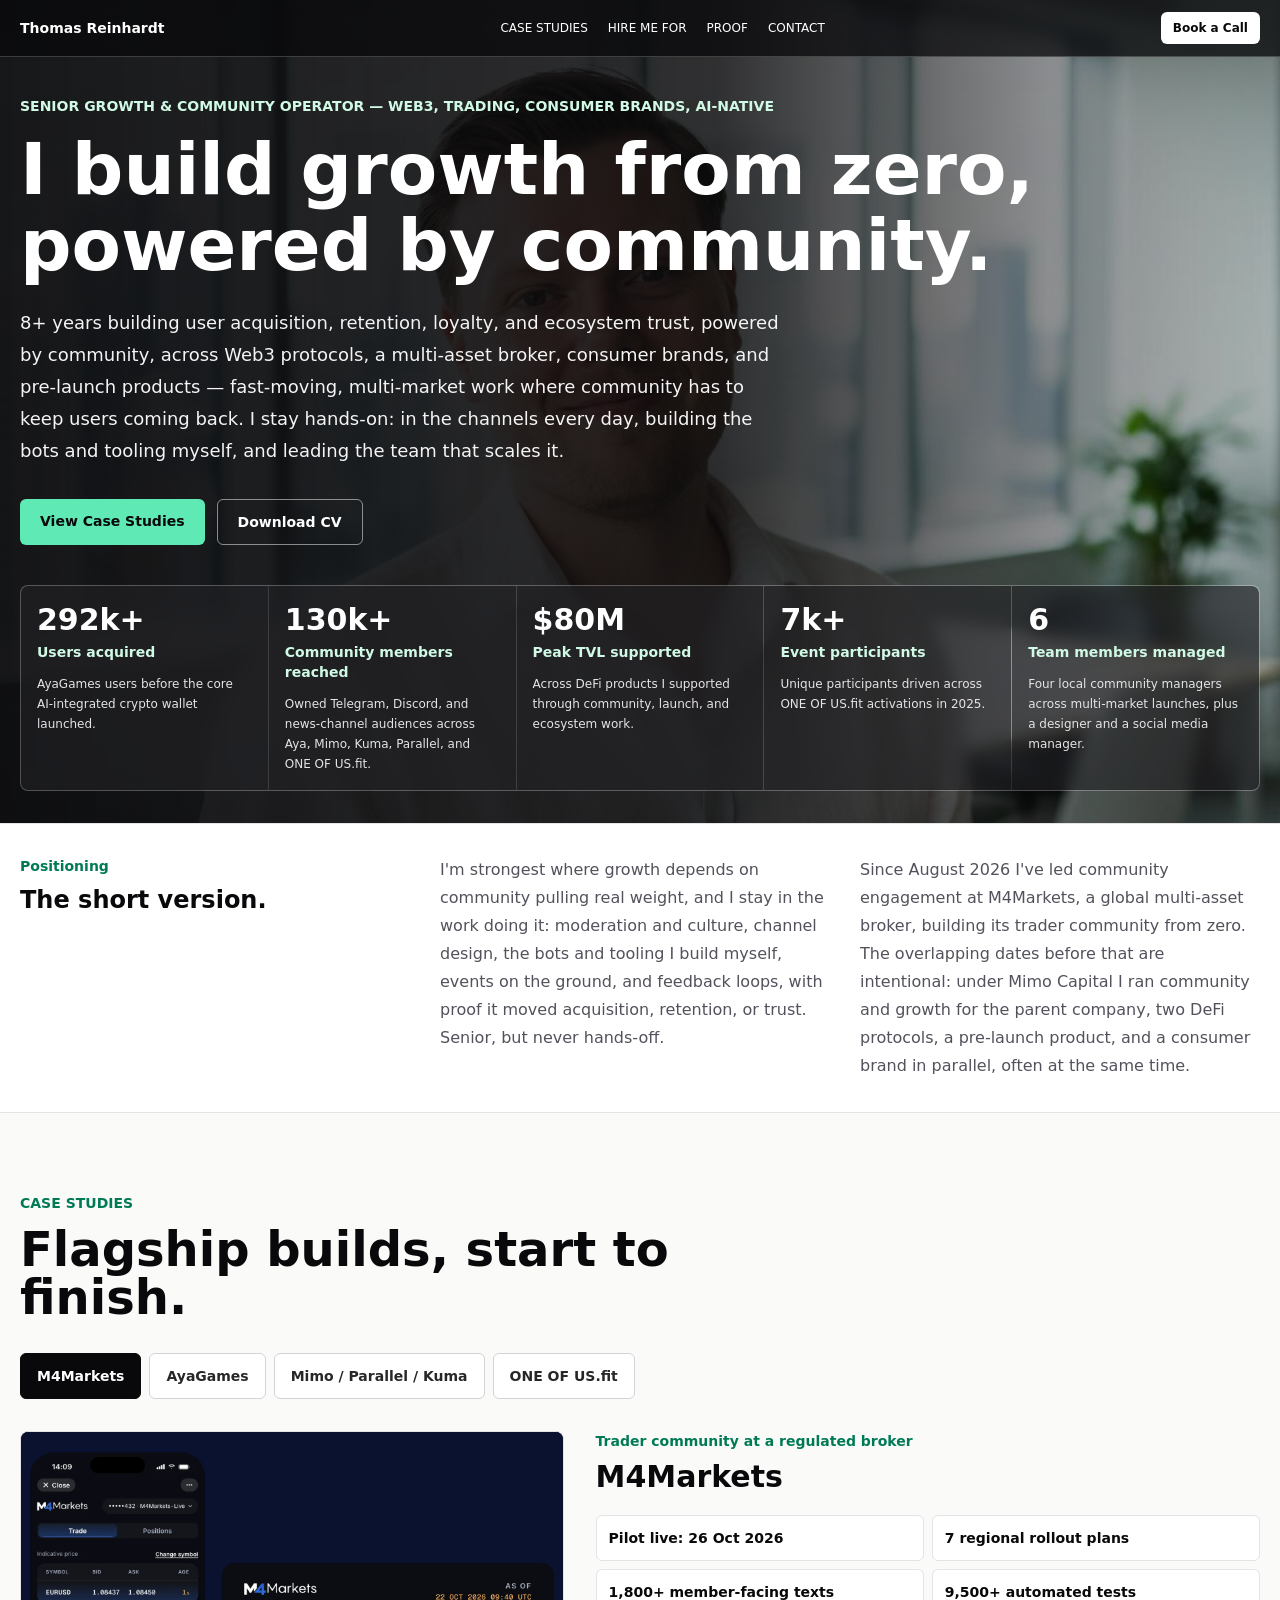
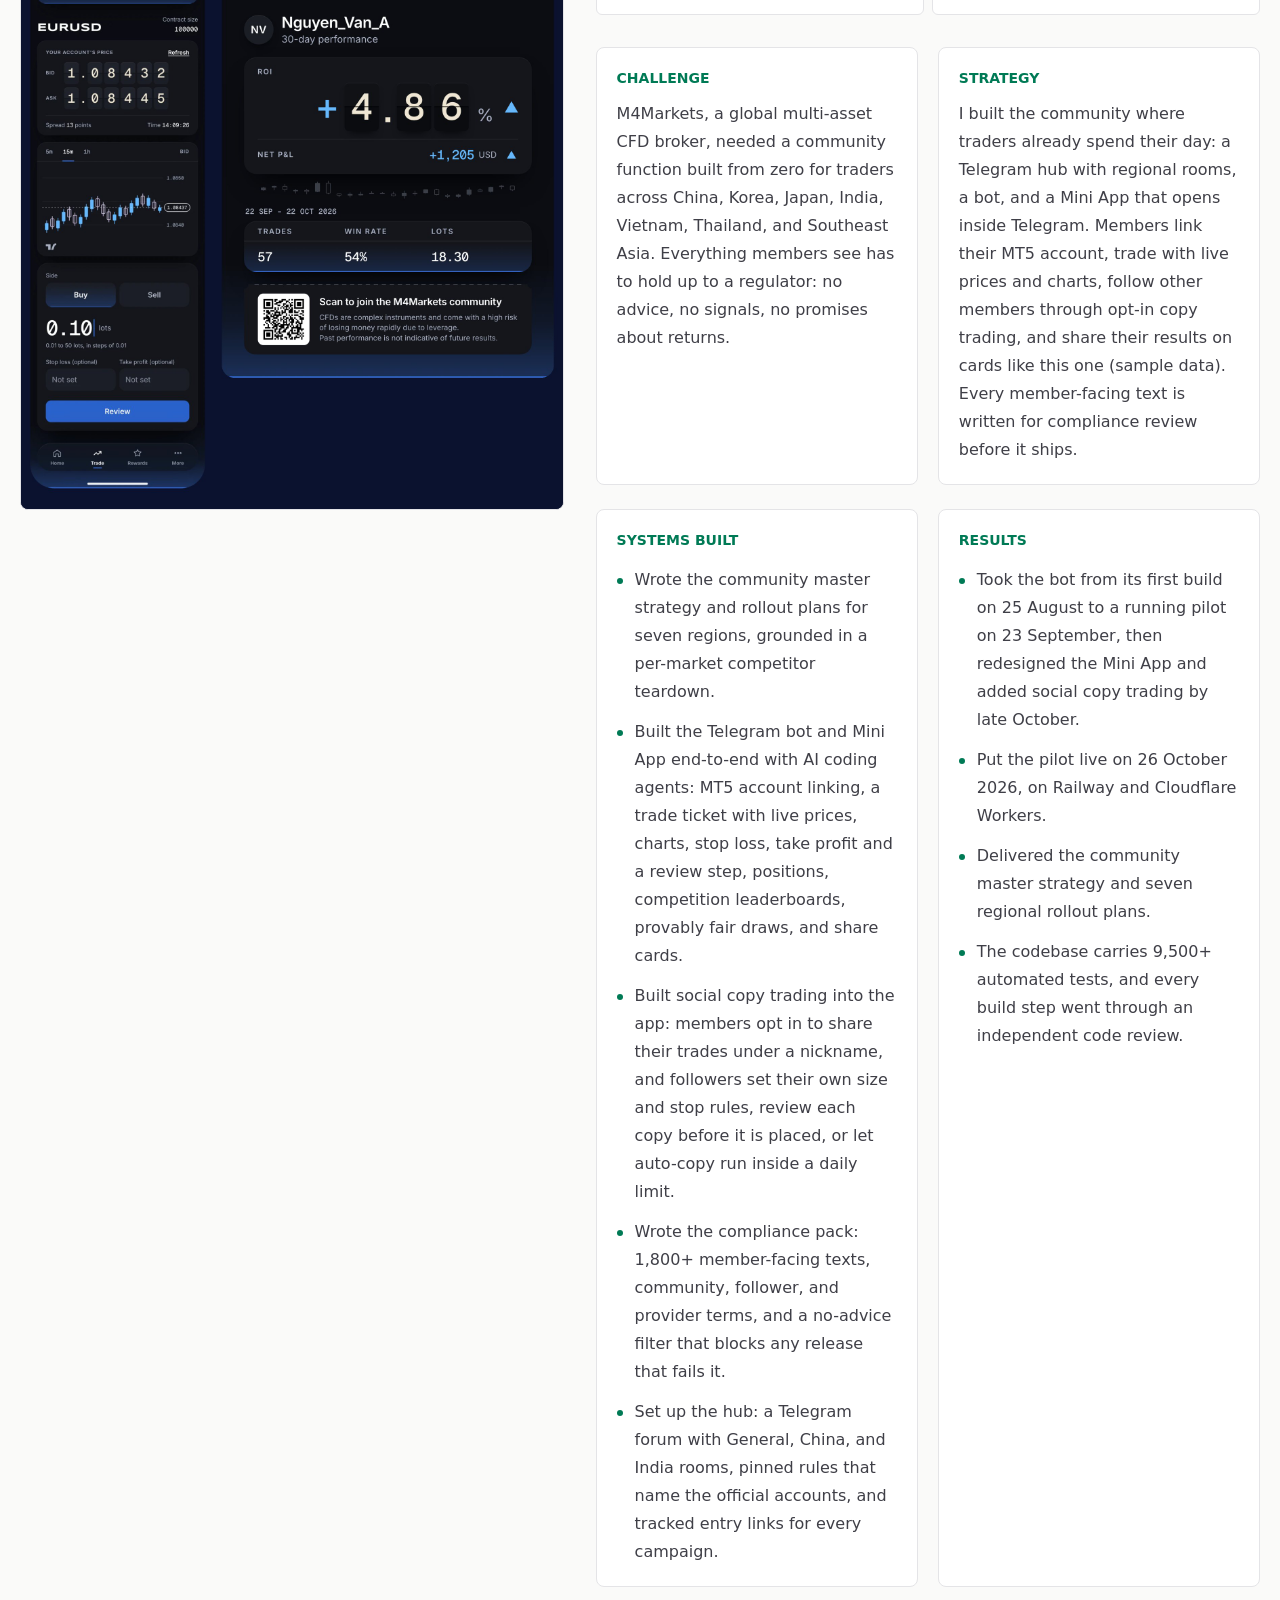
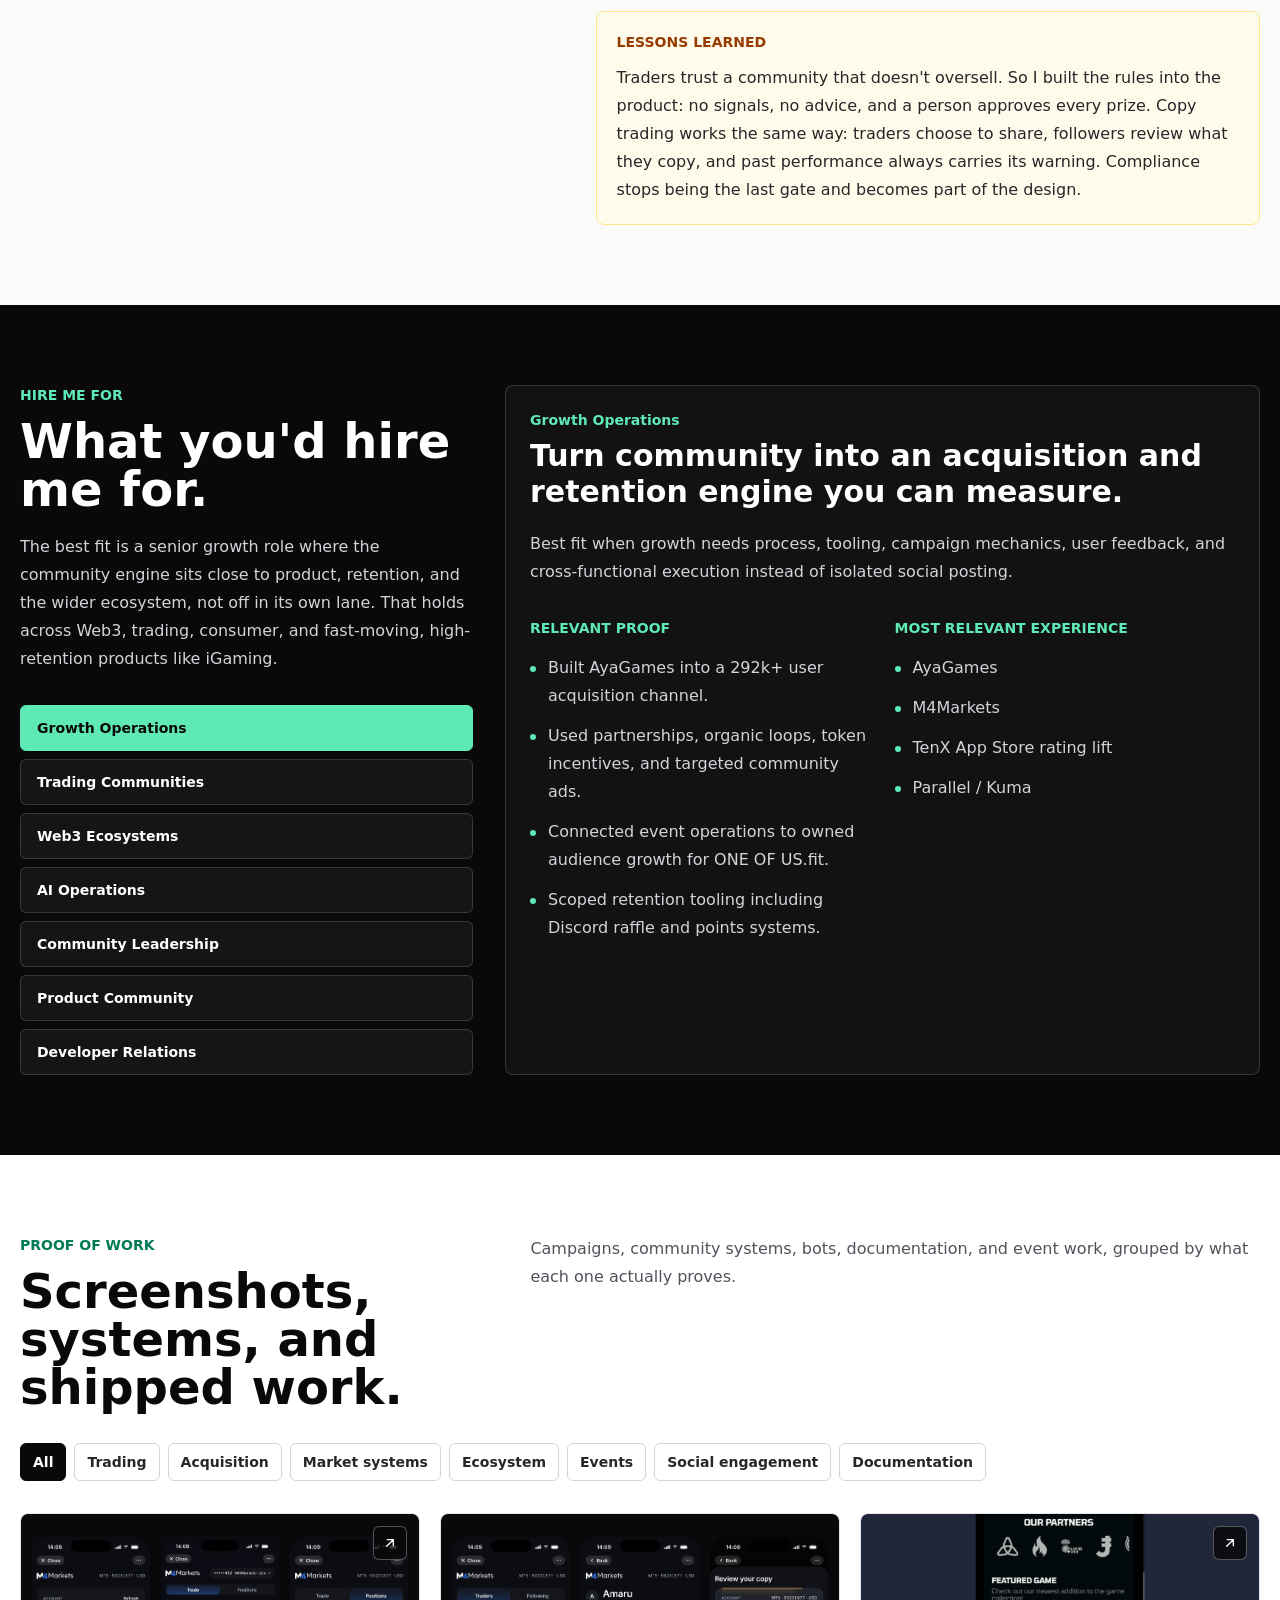
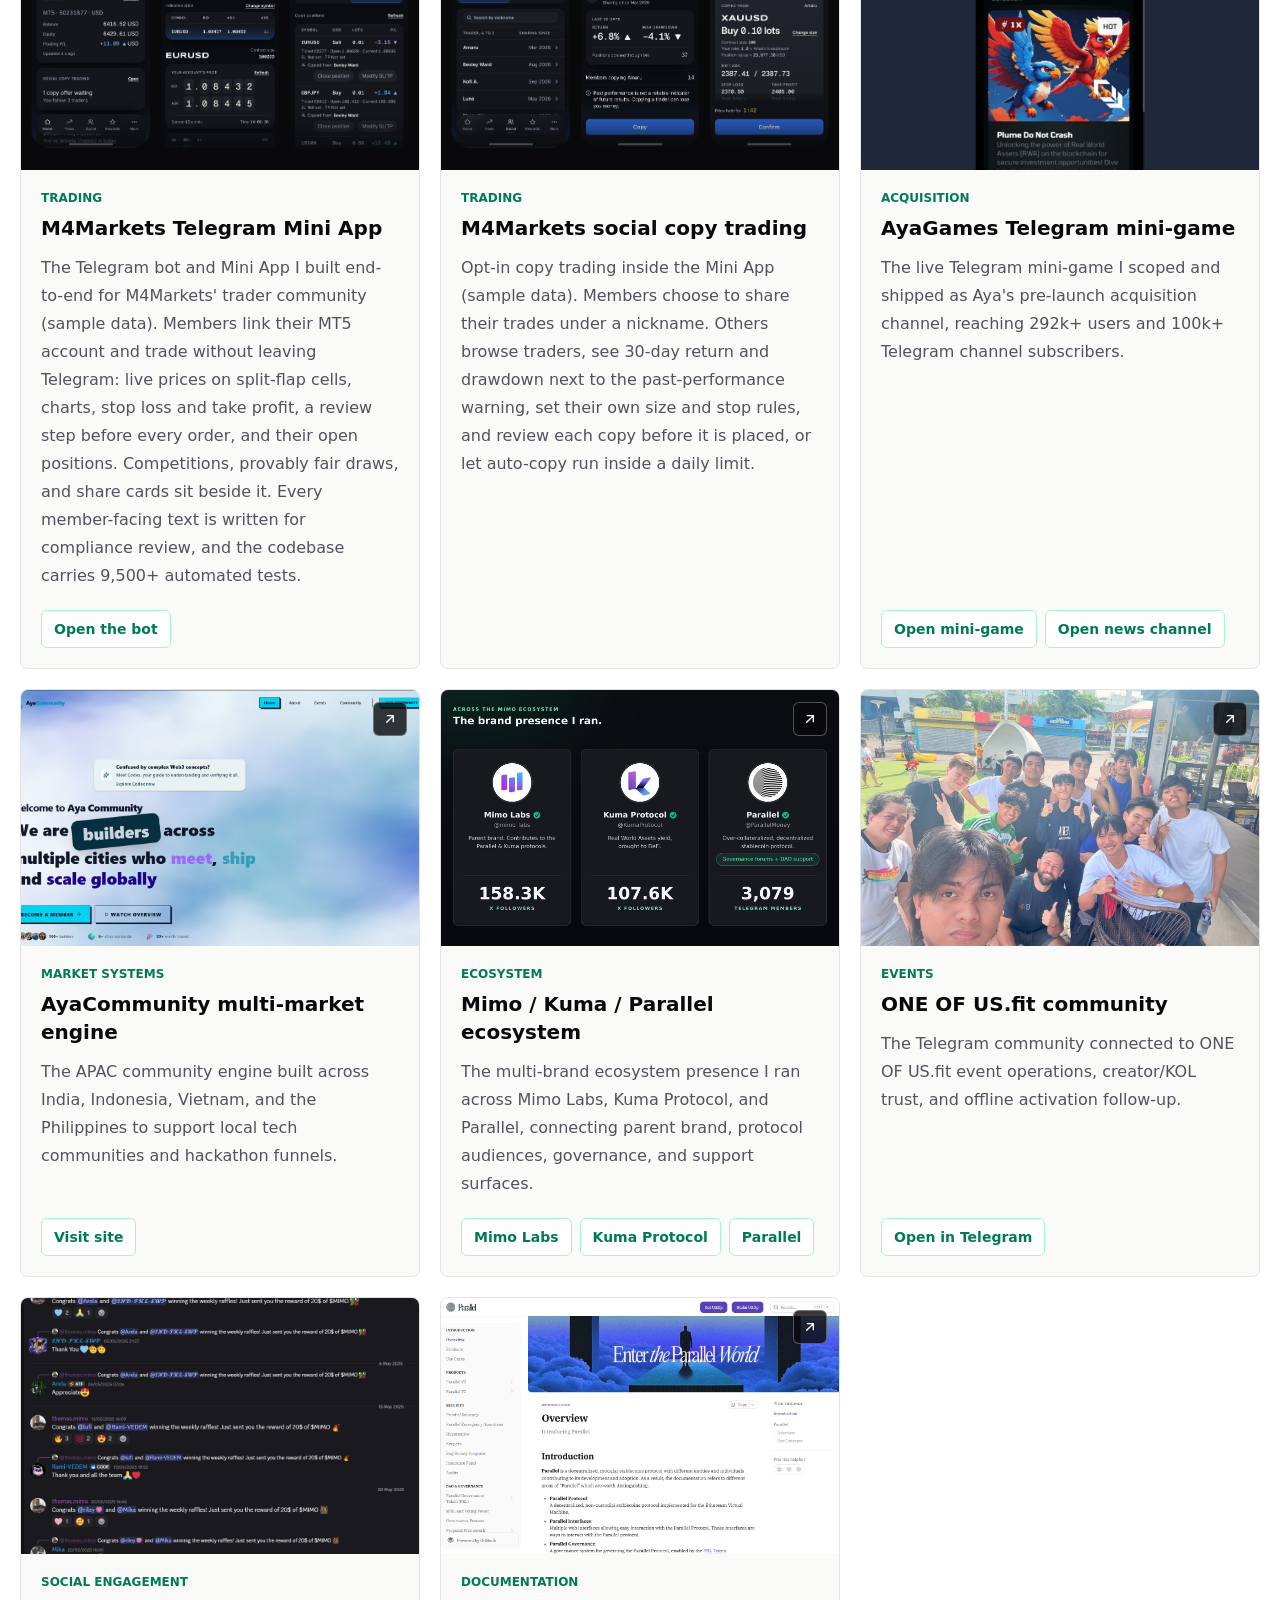
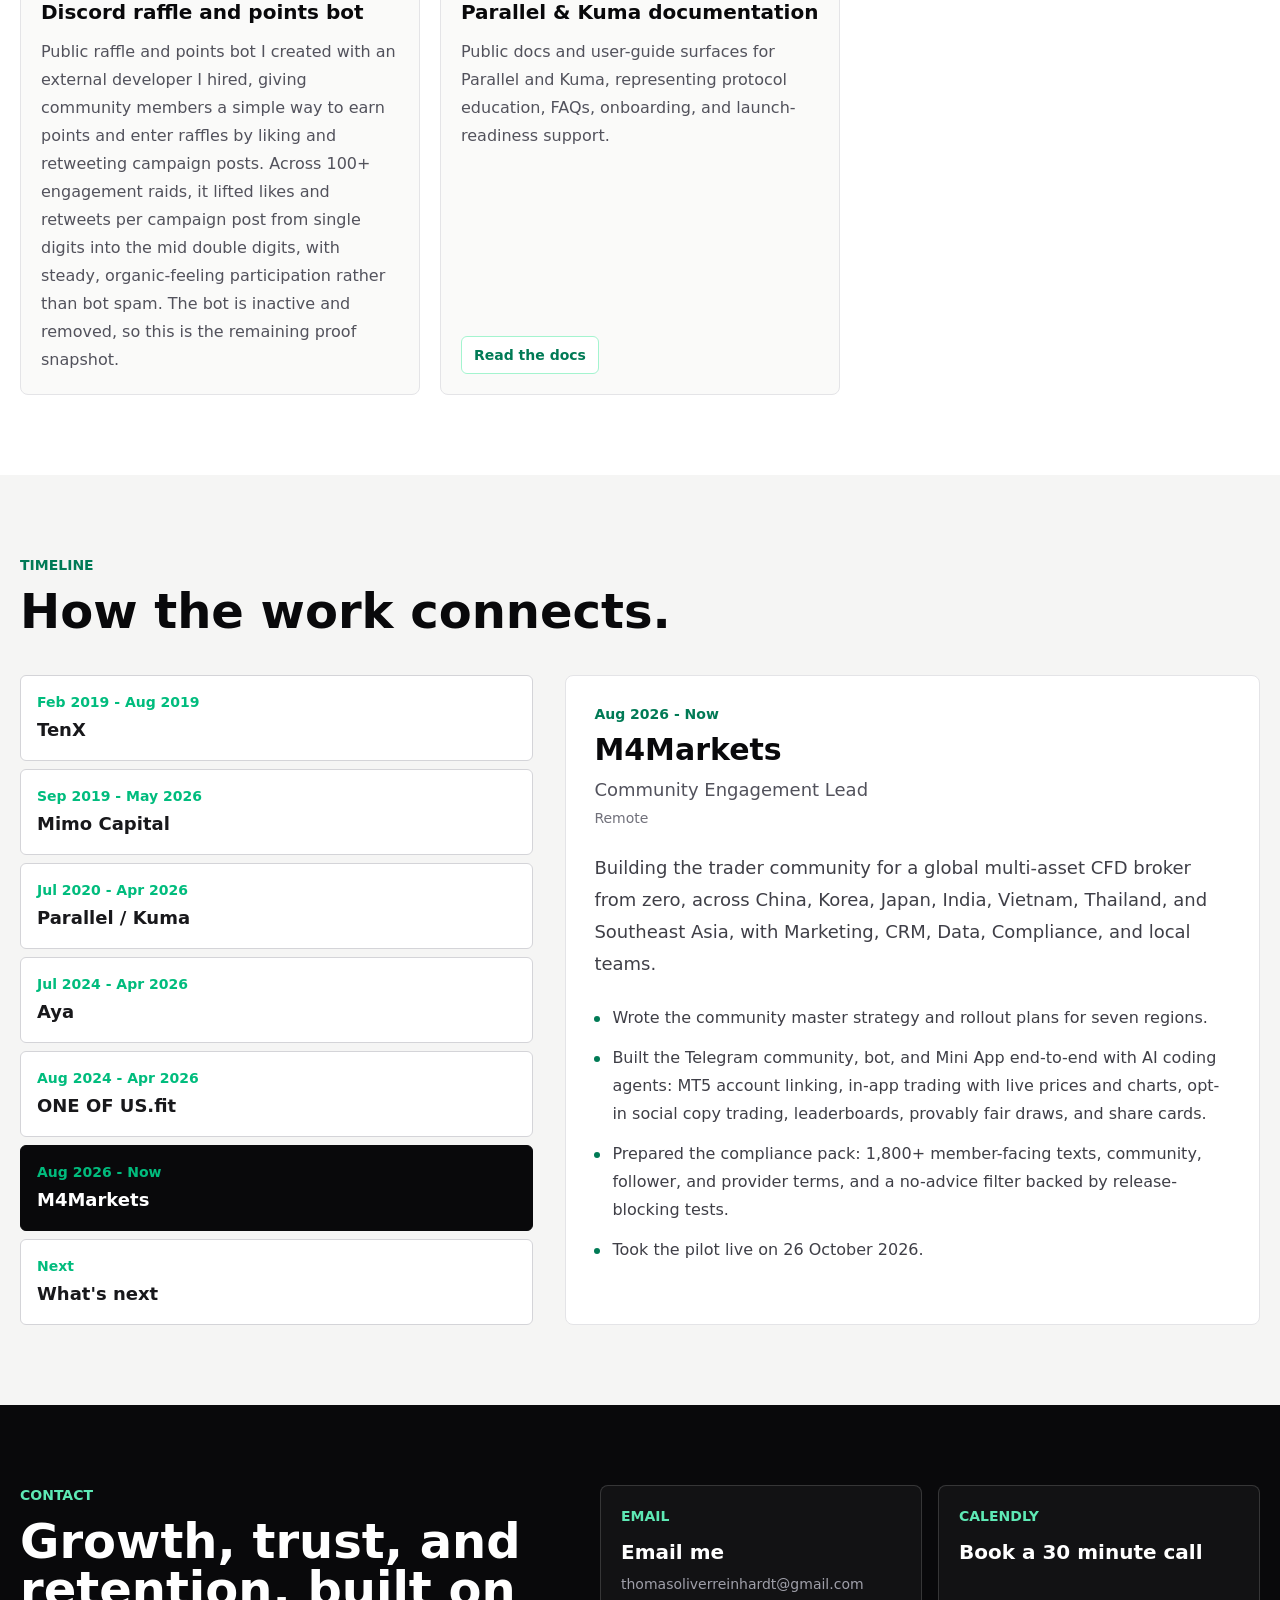
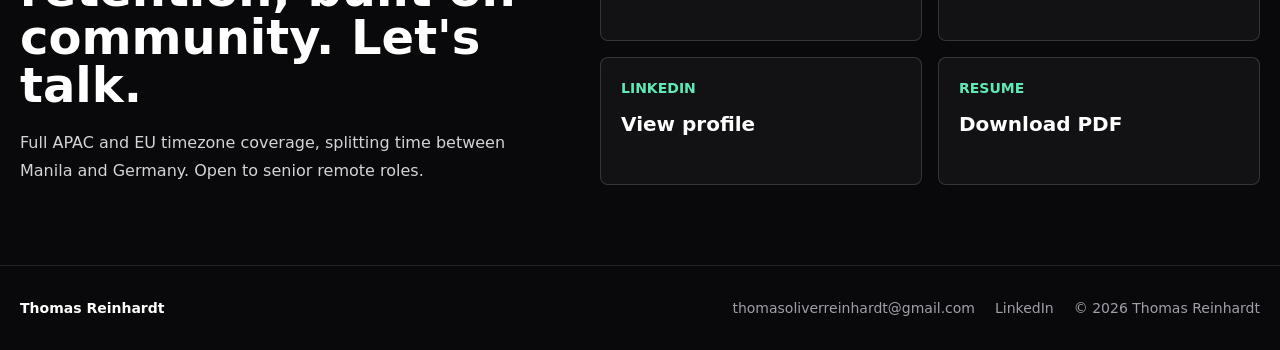
<file: index.html>
<!doctype html>
<html lang="en">
  <head>
    <meta charset="UTF-8" />
    <meta name="viewport" content="width=device-width, initial-scale=1.0" />
    <meta
      name="description"
      content="Senior growth and community operator with 8+ years building user acquisition, retention, and ecosystem trust, powered by community, across Web3 protocols, a multi-asset broker, and consumer brands."
    />
    <link rel="canonical" href="https://thomasoliverreinhardt.github.io/" />
    <meta property="og:title" content="Thomas Reinhardt | Senior Growth & Community Operator" />
    <meta
      property="og:description"
      content="292k+ users acquired before launch, 130k+ community members reached, $80M peak TVL supported, and 7k+ event participants driven."
    />
    <meta property="og:type" content="website" />
    <meta property="og:url" content="https://thomasoliverreinhardt.github.io/" />
    <meta property="og:image" content="/images/linkedin.jpeg" />
    <meta name="twitter:card" content="summary_large_image" />
    <meta name="twitter:title" content="Thomas Reinhardt | Senior Growth & Community Operator" />
    <meta
      name="twitter:description"
      content="292k+ users acquired before launch, 130k+ community members reached, $80M peak TVL supported, and 7k+ event participants driven."
    />
    <meta name="twitter:image" content="/images/linkedin.jpeg" />
    <link rel="icon" href="/favicon.svg" />
    <title>Thomas Reinhardt | Senior Growth & Community Operator</title>
    <script type="module" crossorigin src="/assets/static-index-e0GuYidj.js"></script>
    <link rel="stylesheet" crossorigin href="/assets/static-index-xi6ih65S.css">
  </head>
  <body>
    <div id="root"></div>
  </body>
</html>
</file>
<file: assets/static-index-xi6ih65S.css>
/*! tailwindcss v4.2.1 | MIT License | https://tailwindcss.com */
@layer properties{@supports (((-webkit-hyphens:none)) and (not (margin-trim:inline))) or ((-moz-orient:inline) and (not (color:rgb(from red r g b)))){*,:before,:after,::backdrop{--tw-space-y-reverse:0;--tw-border-style:solid;--tw-leading:initial;--tw-font-weight:initial;--tw-blur:initial;--tw-brightness:initial;--tw-contrast:initial;--tw-grayscale:initial;--tw-hue-rotate:initial;--tw-invert:initial;--tw-opacity:initial;--tw-saturate:initial;--tw-sepia:initial;--tw-drop-shadow:initial;--tw-drop-shadow-color:initial;--tw-drop-shadow-alpha:100%;--tw-drop-shadow-size:initial;--tw-backdrop-blur:initial;--tw-backdrop-brightness:initial;--tw-backdrop-contrast:initial;--tw-backdrop-grayscale:initial;--tw-backdrop-hue-rotate:initial;--tw-backdrop-invert:initial;--tw-backdrop-opacity:initial;--tw-backdrop-saturate:initial;--tw-backdrop-sepia:initial}}}@layer theme{:root,:host{--font-mono:ui-monospace, SFMono-Regular, Menlo, Monaco, Consolas, "Liberation Mono", "Courier New", monospace;--color-amber-50:oklch(98.7% .022 95.277);--color-amber-200:oklch(92.4% .12 95.746);--color-amber-800:oklch(47.3% .137 46.201);--color-emerald-50:oklch(97.9% .021 166.113);--color-emerald-100:oklch(95% .052 163.051);--color-emerald-200:oklch(90.5% .093 164.15);--color-emerald-300:oklch(84.5% .143 164.978);--color-emerald-500:oklch(69.6% .17 162.48);--color-emerald-600:oklch(59.6% .145 163.225);--color-emerald-700:oklch(50.8% .118 165.612);--color-zinc-100:oklch(96.7% .001 286.375);--color-zinc-200:oklch(92% .004 286.32);--color-zinc-300:oklch(87.1% .006 286.286);--color-zinc-400:oklch(70.5% .015 286.067);--color-zinc-500:oklch(55.2% .016 285.938);--color-zinc-600:oklch(44.2% .017 285.786);--color-zinc-700:oklch(37% .013 285.805);--color-zinc-800:oklch(27.4% .006 286.033);--color-zinc-900:oklch(21% .006 285.885);--color-zinc-950:oklch(14.1% .005 285.823);--color-stone-50:oklch(98.5% .001 106.423);--color-stone-100:oklch(97% .001 106.424);--color-white:#fff;--spacing:.25rem;--container-3xl:48rem;--container-5xl:64rem;--container-7xl:80rem;--text-xs:.75rem;--text-xs--line-height:calc(1 / .75);--text-sm:.875rem;--text-sm--line-height:calc(1.25 / .875);--text-lg:1.125rem;--text-lg--line-height:calc(1.75 / 1.125);--text-xl:1.25rem;--text-xl--line-height:calc(1.75 / 1.25);--text-2xl:1.5rem;--text-2xl--line-height:calc(2 / 1.5);--text-3xl:1.875rem;--text-3xl--line-height:calc(2.25 / 1.875);--text-4xl:2.25rem;--text-4xl--line-height:calc(2.5 / 2.25);--text-5xl:3rem;--text-5xl--line-height:1;--text-6xl:3.75rem;--text-6xl--line-height:1;--text-7xl:4.5rem;--text-7xl--line-height:1;--font-weight-medium:500;--font-weight-semibold:600;--radius-sm:.25rem;--radius-md:.375rem;--radius-lg:.5rem;--default-font-family:Inter, ui-sans-serif, system-ui, -apple-system, BlinkMacSystemFont, "Segoe UI", sans-serif;--default-mono-font-family:var(--font-mono)}}@layer base{*,:after,:before,::backdrop{box-sizing:border-box;border:0 solid;margin:0;padding:0}::file-selector-button{box-sizing:border-box;border:0 solid;margin:0;padding:0}html,:host{-webkit-text-size-adjust:100%;tab-size:4;line-height:1.5;font-family:var(--default-font-family,ui-sans-serif, system-ui, sans-serif, "Apple Color Emoji", "Segoe UI Emoji", "Segoe UI Symbol", "Noto Color Emoji");font-feature-settings:var(--default-font-feature-settings,normal);font-variation-settings:var(--default-font-variation-settings,normal);-webkit-tap-highlight-color:transparent}hr{height:0;color:inherit;border-top-width:1px}abbr:where([title]){-webkit-text-decoration:underline dotted;text-decoration:underline dotted}h1,h2,h3,h4,h5,h6{font-size:inherit;font-weight:inherit}a{color:inherit;-webkit-text-decoration:inherit;-webkit-text-decoration:inherit;-webkit-text-decoration:inherit;-webkit-text-decoration:inherit;text-decoration:inherit}b,strong{font-weight:bolder}code,kbd,samp,pre{font-family:var(--default-mono-font-family,ui-monospace, SFMono-Regular, Menlo, Monaco, Consolas, "Liberation Mono", "Courier New", monospace);font-feature-settings:var(--default-mono-font-feature-settings,normal);font-variation-settings:var(--default-mono-font-variation-settings,normal);font-size:1em}small{font-size:80%}sub,sup{vertical-align:baseline;font-size:75%;line-height:0;position:relative}sub{bottom:-.25em}sup{top:-.5em}table{text-indent:0;border-color:inherit;border-collapse:collapse}:-moz-focusring{outline:auto}progress{vertical-align:baseline}summary{display:list-item}ol,ul,menu{list-style:none}img,svg,video,canvas,audio,iframe,embed,object{vertical-align:middle;display:block}img,video{max-width:100%;height:auto}button,input,select,optgroup,textarea{font:inherit;font-feature-settings:inherit;font-variation-settings:inherit;letter-spacing:inherit;color:inherit;opacity:1;background-color:#0000;border-radius:0}::file-selector-button{font:inherit;font-feature-settings:inherit;font-variation-settings:inherit;letter-spacing:inherit;color:inherit;opacity:1;background-color:#0000;border-radius:0}:where(select:is([multiple],[size])) optgroup{font-weight:bolder}:where(select:is([multiple],[size])) optgroup option{padding-inline-start:20px}::file-selector-button{margin-inline-end:4px}::placeholder{opacity:1}@supports (not ((-webkit-appearance:-apple-pay-button))) or (contain-intrinsic-size:1px){::placeholder{color:currentColor}@supports (color:color-mix(in lab, red, red)){::placeholder{color:color-mix(in oklab, currentcolor 50%, transparent)}}}textarea{resize:vertical}::-webkit-search-decoration{-webkit-appearance:none}::-webkit-date-and-time-value{min-height:1lh;text-align:inherit}::-webkit-datetime-edit{display:inline-flex}::-webkit-datetime-edit-fields-wrapper{padding:0}::-webkit-datetime-edit{padding-block:0}::-webkit-datetime-edit-year-field{padding-block:0}::-webkit-datetime-edit-month-field{padding-block:0}::-webkit-datetime-edit-day-field{padding-block:0}::-webkit-datetime-edit-hour-field{padding-block:0}::-webkit-datetime-edit-minute-field{padding-block:0}::-webkit-datetime-edit-second-field{padding-block:0}::-webkit-datetime-edit-millisecond-field{padding-block:0}::-webkit-datetime-edit-meridiem-field{padding-block:0}::-webkit-calendar-picker-indicator{line-height:1}:-moz-ui-invalid{box-shadow:none}button,input:where([type=button],[type=reset],[type=submit]){appearance:button}::file-selector-button{appearance:button}::-webkit-inner-spin-button{height:auto}::-webkit-outer-spin-button{height:auto}[hidden]:where(:not([hidden=until-found])){display:none!important}}@layer components;@layer utilities{.visible{visibility:visible}.absolute{position:absolute}.fixed{position:fixed}.relative{position:relative}.inset-x-0{inset-inline:calc(var(--spacing) * 0)}.start{inset-inline-start:var(--spacing)}.end{inset-inline-end:var(--spacing)}.top-0{top:calc(var(--spacing) * 0)}.top-3{top:calc(var(--spacing) * 3)}.right-3{right:calc(var(--spacing) * 3)}.z-10{z-index:10}.z-40{z-index:40}.mx-auto{margin-inline:auto}.mt-1{margin-top:calc(var(--spacing) * 1)}.mt-2{margin-top:calc(var(--spacing) * 2)}.mt-3{margin-top:calc(var(--spacing) * 3)}.mt-4{margin-top:calc(var(--spacing) * 4)}.mt-5{margin-top:calc(var(--spacing) * 5)}.mt-6{margin-top:calc(var(--spacing) * 6)}.mt-8{margin-top:calc(var(--spacing) * 8)}.mt-10{margin-top:calc(var(--spacing) * 10)}.mt-auto{margin-top:auto}.mb-4{margin-bottom:calc(var(--spacing) * 4)}.block{display:block}.flex{display:flex}.grid{display:grid}.hidden{display:none}.table{display:table}.h-1\.5{height:calc(var(--spacing) * 1.5)}.h-4{height:calc(var(--spacing) * 4)}.h-64{height:calc(var(--spacing) * 64)}.h-full{height:100%}.min-h-\[86svh\]{min-height:86svh}.min-h-screen{min-height:100vh}.w-1\.5{width:calc(var(--spacing) * 1.5)}.w-4{width:calc(var(--spacing) * 4)}.w-full{width:100%}.max-w-3xl{max-width:var(--container-3xl)}.max-w-5xl{max-width:var(--container-5xl)}.max-w-7xl{max-width:var(--container-7xl)}.flex-1{flex:1}.shrink-0{flex-shrink:0}.grow{flex-grow:1}.resize{resize:both}.flex-col{flex-direction:column}.flex-wrap{flex-wrap:wrap}.items-center{align-items:center}.items-end{align-items:flex-end}.items-start{align-items:flex-start}.justify-between{justify-content:space-between}.gap-2{gap:calc(var(--spacing) * 2)}.gap-3{gap:calc(var(--spacing) * 3)}.gap-4{gap:calc(var(--spacing) * 4)}.gap-5{gap:calc(var(--spacing) * 5)}.gap-6{gap:calc(var(--spacing) * 6)}.gap-8{gap:calc(var(--spacing) * 8)}.gap-10{gap:calc(var(--spacing) * 10)}.gap-px{gap:1px}:where(.space-y-3>:not(:last-child)){--tw-space-y-reverse:0;margin-block-start:calc(calc(var(--spacing) * 3) * var(--tw-space-y-reverse));margin-block-end:calc(calc(var(--spacing) * 3) * calc(1 - var(--tw-space-y-reverse)))}.gap-x-5{column-gap:calc(var(--spacing) * 5)}.gap-y-2{row-gap:calc(var(--spacing) * 2)}.overflow-hidden{overflow:hidden}.rounded-lg{border-radius:var(--radius-lg)}.rounded-md{border-radius:var(--radius-md)}.rounded-sm{border-radius:var(--radius-sm)}.border{border-style:var(--tw-border-style);border-width:1px}.border-y{border-block-style:var(--tw-border-style);border-block-width:1px}.border-t{border-top-style:var(--tw-border-style);border-top-width:1px}.border-b{border-bottom-style:var(--tw-border-style);border-bottom-width:1px}.border-amber-200{border-color:var(--color-amber-200)}.border-emerald-200{border-color:var(--color-emerald-200)}.border-emerald-300{border-color:var(--color-emerald-300)}.border-white\/10{border-color:#ffffff1a}@supports (color:color-mix(in lab, red, red)){.border-white\/10{border-color:color-mix(in oklab, var(--color-white) 10%, transparent)}}.border-white\/15{border-color:#ffffff26}@supports (color:color-mix(in lab, red, red)){.border-white\/15{border-color:color-mix(in oklab, var(--color-white) 15%, transparent)}}.border-white\/20{border-color:#fff3}@supports (color:color-mix(in lab, red, red)){.border-white\/20{border-color:color-mix(in oklab, var(--color-white) 20%, transparent)}}.border-white\/30{border-color:#ffffff4d}@supports (color:color-mix(in lab, red, red)){.border-white\/30{border-color:color-mix(in oklab, var(--color-white) 30%, transparent)}}.border-white\/50{border-color:#ffffff80}@supports (color:color-mix(in lab, red, red)){.border-white\/50{border-color:color-mix(in oklab, var(--color-white) 50%, transparent)}}.border-zinc-200{border-color:var(--color-zinc-200)}.border-zinc-300{border-color:var(--color-zinc-300)}.border-zinc-950{border-color:var(--color-zinc-950)}.bg-amber-50{background-color:var(--color-amber-50)}.bg-emerald-300{background-color:var(--color-emerald-300)}.bg-emerald-700{background-color:var(--color-emerald-700)}.bg-stone-50{background-color:var(--color-stone-50)}.bg-stone-100{background-color:var(--color-stone-100)}.bg-white{background-color:var(--color-white)}.bg-white\/5{background-color:#ffffff0d}@supports (color:color-mix(in lab, red, red)){.bg-white\/5{background-color:color-mix(in oklab, var(--color-white) 5%, transparent)}}.bg-white\/15{background-color:#ffffff26}@supports (color:color-mix(in lab, red, red)){.bg-white\/15{background-color:color-mix(in oklab, var(--color-white) 15%, transparent)}}.bg-white\/\[0\.04\]{background-color:#ffffff0a}@supports (color:color-mix(in lab, red, red)){.bg-white\/\[0\.04\]{background-color:color-mix(in oklab, var(--color-white) 4%, transparent)}}.bg-zinc-950{background-color:var(--color-zinc-950)}.bg-zinc-950\/55{background-color:#09090b8c}@supports (color:color-mix(in lab, red, red)){.bg-zinc-950\/55{background-color:color-mix(in oklab, var(--color-zinc-950) 55%, transparent)}}.bg-zinc-950\/75{background-color:#09090bbf}@supports (color:color-mix(in lab, red, red)){.bg-zinc-950\/75{background-color:color-mix(in oklab, var(--color-zinc-950) 75%, transparent)}}.bg-zinc-950\/80{background-color:#09090bcc}@supports (color:color-mix(in lab, red, red)){.bg-zinc-950\/80{background-color:color-mix(in oklab, var(--color-zinc-950) 80%, transparent)}}.object-contain{object-fit:contain}.object-cover{object-fit:cover}.p-2{padding:calc(var(--spacing) * 2)}.p-3{padding:calc(var(--spacing) * 3)}.p-4{padding:calc(var(--spacing) * 4)}.p-5{padding:calc(var(--spacing) * 5)}.p-6{padding:calc(var(--spacing) * 6)}.p-7{padding:calc(var(--spacing) * 7)}.px-3{padding-inline:calc(var(--spacing) * 3)}.px-4{padding-inline:calc(var(--spacing) * 4)}.px-5{padding-inline:calc(var(--spacing) * 5)}.py-2{padding-block:calc(var(--spacing) * 2)}.py-3{padding-block:calc(var(--spacing) * 3)}.py-8{padding-block:calc(var(--spacing) * 8)}.py-20{padding-block:calc(var(--spacing) * 20)}.pt-5{padding-top:calc(var(--spacing) * 5)}.pt-24{padding-top:calc(var(--spacing) * 24)}.pb-8{padding-bottom:calc(var(--spacing) * 8)}.text-left{text-align:left}.text-2xl{font-size:var(--text-2xl);line-height:var(--tw-leading,var(--text-2xl--line-height))}.text-3xl{font-size:var(--text-3xl);line-height:var(--tw-leading,var(--text-3xl--line-height))}.text-4xl{font-size:var(--text-4xl);line-height:var(--tw-leading,var(--text-4xl--line-height))}.text-lg{font-size:var(--text-lg);line-height:var(--tw-leading,var(--text-lg--line-height))}.text-sm{font-size:var(--text-sm);line-height:var(--tw-leading,var(--text-sm--line-height))}.text-xl{font-size:var(--text-xl);line-height:var(--tw-leading,var(--text-xl--line-height))}.text-xs{font-size:var(--text-xs);line-height:var(--tw-leading,var(--text-xs--line-height))}.leading-5{--tw-leading:calc(var(--spacing) * 5);line-height:calc(var(--spacing) * 5)}.leading-7{--tw-leading:calc(var(--spacing) * 7);line-height:calc(var(--spacing) * 7)}.leading-8{--tw-leading:calc(var(--spacing) * 8);line-height:calc(var(--spacing) * 8)}.leading-\[1\.05\]{--tw-leading:1.05;line-height:1.05}.font-medium{--tw-font-weight:var(--font-weight-medium);font-weight:var(--font-weight-medium)}.font-semibold{--tw-font-weight:var(--font-weight-semibold);font-weight:var(--font-weight-semibold)}.text-amber-800{color:var(--color-amber-800)}.text-emerald-100{color:var(--color-emerald-100)}.text-emerald-300{color:var(--color-emerald-300)}.text-emerald-500{color:var(--color-emerald-500)}.text-emerald-700{color:var(--color-emerald-700)}.text-white{color:var(--color-white)}.text-zinc-100{color:var(--color-zinc-100)}.text-zinc-200{color:var(--color-zinc-200)}.text-zinc-300{color:var(--color-zinc-300)}.text-zinc-400{color:var(--color-zinc-400)}.text-zinc-500{color:var(--color-zinc-500)}.text-zinc-600{color:var(--color-zinc-600)}.text-zinc-700{color:var(--color-zinc-700)}.text-zinc-800{color:var(--color-zinc-800)}.text-zinc-900{color:var(--color-zinc-900)}.text-zinc-950{color:var(--color-zinc-950)}.uppercase{text-transform:uppercase}.blur{--tw-blur:blur(8px);filter:var(--tw-blur,) var(--tw-brightness,) var(--tw-contrast,) var(--tw-grayscale,) var(--tw-hue-rotate,) var(--tw-invert,) var(--tw-saturate,) var(--tw-sepia,) var(--tw-drop-shadow,)}.filter{filter:var(--tw-blur,) var(--tw-brightness,) var(--tw-contrast,) var(--tw-grayscale,) var(--tw-hue-rotate,) var(--tw-invert,) var(--tw-saturate,) var(--tw-sepia,) var(--tw-drop-shadow,)}.backdrop-blur{--tw-backdrop-blur:blur(8px);-webkit-backdrop-filter:var(--tw-backdrop-blur,) var(--tw-backdrop-brightness,) var(--tw-backdrop-contrast,) var(--tw-backdrop-grayscale,) var(--tw-backdrop-hue-rotate,) var(--tw-backdrop-invert,) var(--tw-backdrop-opacity,) var(--tw-backdrop-saturate,) var(--tw-backdrop-sepia,);backdrop-filter:var(--tw-backdrop-blur,) var(--tw-backdrop-brightness,) var(--tw-backdrop-contrast,) var(--tw-backdrop-grayscale,) var(--tw-backdrop-hue-rotate,) var(--tw-backdrop-invert,) var(--tw-backdrop-opacity,) var(--tw-backdrop-saturate,) var(--tw-backdrop-sepia,)}@media (hover:hover){.hover\:border-emerald-300:hover{border-color:var(--color-emerald-300)}.hover\:border-emerald-500:hover{border-color:var(--color-emerald-500)}.hover\:border-emerald-600:hover{border-color:var(--color-emerald-600)}.hover\:bg-emerald-50:hover{background-color:var(--color-emerald-50)}.hover\:bg-emerald-100:hover{background-color:var(--color-emerald-100)}.hover\:bg-emerald-200:hover{background-color:var(--color-emerald-200)}.hover\:bg-white:hover{background-color:var(--color-white)}.hover\:bg-zinc-950:hover{background-color:var(--color-zinc-950)}.hover\:text-emerald-200:hover{color:var(--color-emerald-200)}.hover\:text-emerald-300:hover{color:var(--color-emerald-300)}.hover\:text-zinc-950:hover{color:var(--color-zinc-950)}}@media (width>=40rem){.sm\:flex{display:flex}.sm\:grid-cols-2{grid-template-columns:repeat(2,minmax(0,1fr))}.sm\:flex-row{flex-direction:row}.sm\:items-center{align-items:center}.sm\:text-5xl{font-size:var(--text-5xl);line-height:var(--tw-leading,var(--text-5xl--line-height))}.sm\:text-6xl{font-size:var(--text-6xl);line-height:var(--tw-leading,var(--text-6xl--line-height))}}@media (width>=48rem){.md\:grid-cols-2{grid-template-columns:repeat(2,minmax(0,1fr))}.md\:grid-cols-3{grid-template-columns:repeat(3,minmax(0,1fr))}}@media (width>=64rem){.lg\:grid-cols-3{grid-template-columns:repeat(3,minmax(0,1fr))}.lg\:grid-cols-5{grid-template-columns:repeat(5,minmax(0,1fr))}.lg\:grid-cols-\[0\.8fr_1\.2fr\]{grid-template-columns:.8fr 1.2fr}.lg\:grid-cols-\[0\.9fr_1\.1fr\]{grid-template-columns:.9fr 1.1fr}.lg\:grid-cols-\[0\.75fr_1\.25fr\]{grid-template-columns:.75fr 1.25fr}.lg\:grid-cols-\[0\.85fr_1\.15fr\]{grid-template-columns:.85fr 1.15fr}.lg\:text-7xl{font-size:var(--text-7xl);line-height:var(--tw-leading,var(--text-7xl--line-height))}}}:root{--background:#fafaf9;--foreground:#111827}*{box-sizing:border-box}html{scroll-behavior:smooth}body{background:var(--background);color:var(--foreground);margin:0;font-family:Inter,ui-sans-serif,system-ui,-apple-system,BlinkMacSystemFont,Segoe UI,sans-serif}button,a{transition:border-color .16s,background-color .16s,color .16s,opacity .16s}button{cursor:pointer}.hero{background-image:linear-gradient(90deg,#09090bf0 0%,#09090bd6 56%,#09090b2e 100%),url(/images/linkedin.jpeg);background-position:50%,92%;background-size:cover,cover}.case-study-image{min-height:360px}.case-study-image img{object-fit:cover;width:100%;height:100%;min-height:360px;display:block}.case-study-image--app{background:#20283a;align-self:start;min-height:0}.case-study-image--app img{object-fit:contain;object-position:center top;height:auto;min-height:0}.case-study-image--ecosystem,.case-study-image--event{aspect-ratio:16/9;min-height:0}.case-study-image--ecosystem{background:#111827}.case-study-image--ecosystem img{object-fit:contain;object-position:center top;height:100%;min-height:0}.case-study-image--event img{object-fit:cover;object-position:center center;height:100%;min-height:0}@media (width<=760px){.hero{background-image:linear-gradient(#09090bd1 0%,#09090be6 100%),url(/images/linkedin.jpeg);background-position:50%,top}.case-study-image,.case-study-image img{min-height:0}.case-study-image--app img{aspect-ratio:9/16;object-position:center top}.case-study-image--ecosystem,.case-study-image--event{aspect-ratio:4/3}.case-study-image--ecosystem img{object-position:center top}.case-study-image--event img{object-position:center center}}@property --tw-space-y-reverse{syntax:"*";inherits:false;initial-value:0}@property --tw-border-style{syntax:"*";inherits:false;initial-value:solid}@property --tw-leading{syntax:"*";inherits:false}@property --tw-font-weight{syntax:"*";inherits:false}@property --tw-blur{syntax:"*";inherits:false}@property --tw-brightness{syntax:"*";inherits:false}@property --tw-contrast{syntax:"*";inherits:false}@property --tw-grayscale{syntax:"*";inherits:false}@property --tw-hue-rotate{syntax:"*";inherits:false}@property --tw-invert{syntax:"*";inherits:false}@property --tw-opacity{syntax:"*";inherits:false}@property --tw-saturate{syntax:"*";inherits:false}@property --tw-sepia{syntax:"*";inherits:false}@property --tw-drop-shadow{syntax:"*";inherits:false}@property --tw-drop-shadow-color{syntax:"*";inherits:false}@property --tw-drop-shadow-alpha{syntax:"<percentage>";inherits:false;initial-value:100%}@property --tw-drop-shadow-size{syntax:"*";inherits:false}@property --tw-backdrop-blur{syntax:"*";inherits:false}@property --tw-backdrop-brightness{syntax:"*";inherits:false}@property --tw-backdrop-contrast{syntax:"*";inherits:false}@property --tw-backdrop-grayscale{syntax:"*";inherits:false}@property --tw-backdrop-hue-rotate{syntax:"*";inherits:false}@property --tw-backdrop-invert{syntax:"*";inherits:false}@property --tw-backdrop-opacity{syntax:"*";inherits:false}@property --tw-backdrop-saturate{syntax:"*";inherits:false}@property --tw-backdrop-sepia{syntax:"*";inherits:false}
.case-study-image--card{background:#0b1230;align-self:start;min-height:0}.case-study-image--card img{object-fit:contain;object-position:center top;height:auto;min-height:0;aspect-ratio:4/5}
</file>
